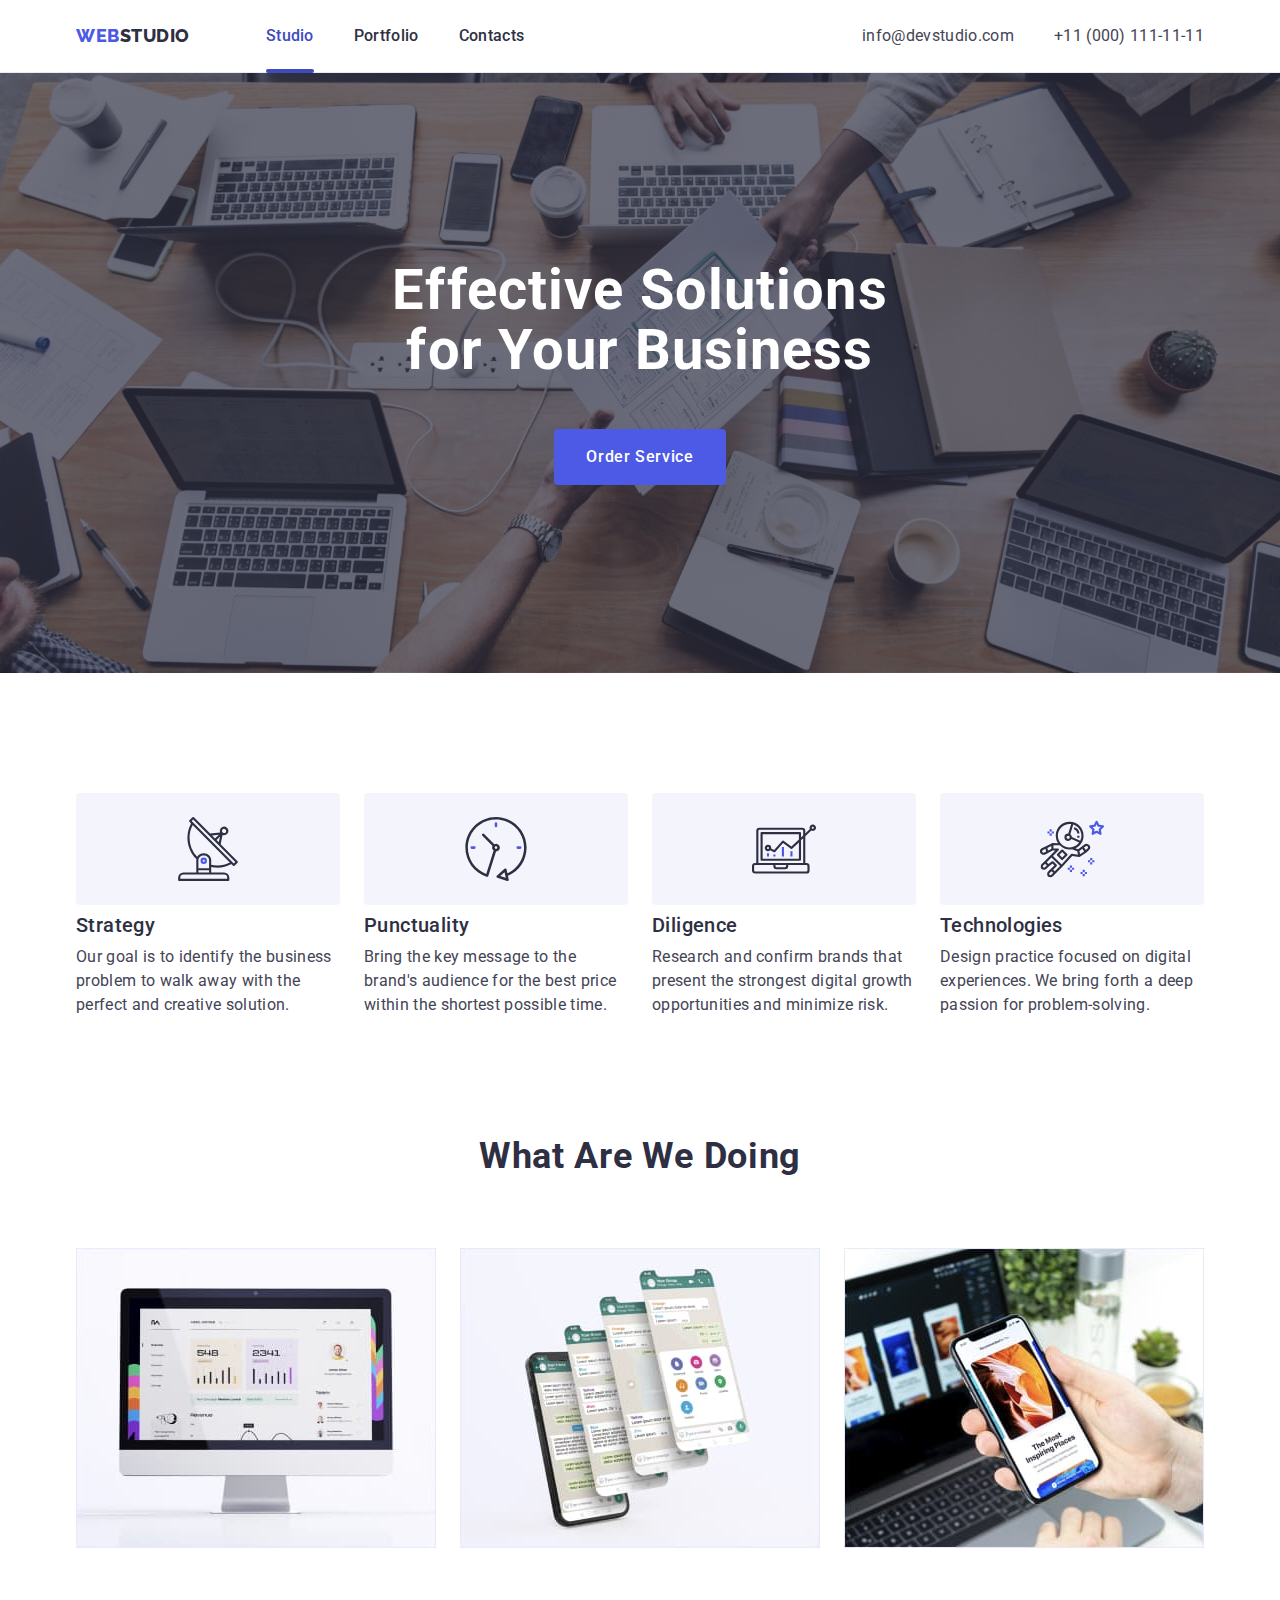
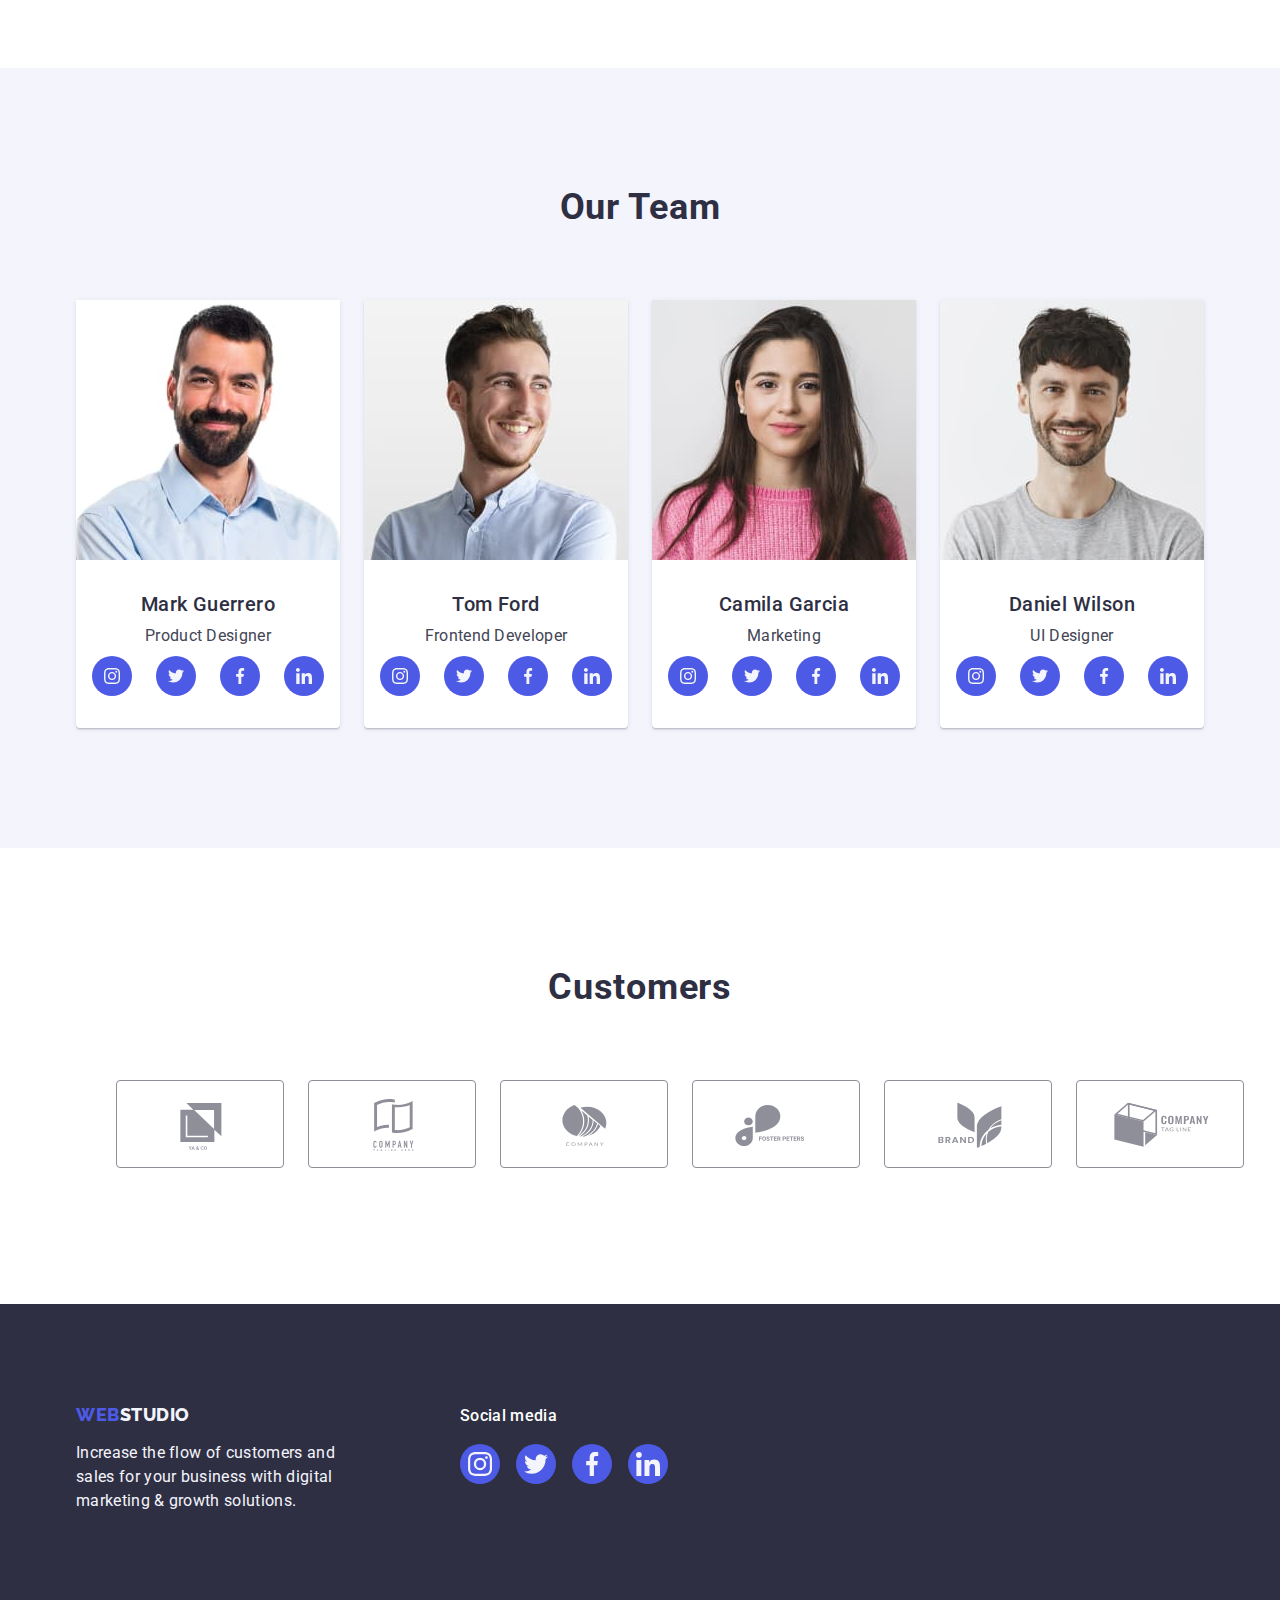
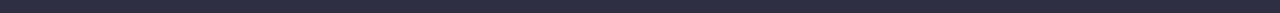
<file: index.html>
<!DOCTYPE html>
<html lang="en">
  <head>
    <meta charset="UTF-8" />
    <meta http-equiv="X-UA-Compatible" content="IE=edge" />
    <meta name="viewport" content="width=device-width, initial-scale=1.0" />
    <title>Document</title>
    <link rel="preconnect" href="https://fonts.googleapis.com" />
    <link rel="preconnect" href="https://fonts.gstatic.com" crossorigin />
    <link
      href="https://fonts.googleapis.com/css2?family=Montserrat:wght@400;700&family=Raleway:wght@800&family=Roboto:wght@400;500;700&display=swap"
      rel="stylesheet" />
    <link
      rel="stylesheet"
      href="https://cdnjs.cloudflare.com/ajax/libs/modern-normalize/1.1.0/modern-normalize.min.css" />
    <link rel="stylesheet" href="./css/styles.css" />
  </head>
  <body>
    <!-- шапка -->
    <header class="header">
      <div class="container header-nav">
        <nav class="navigation">
          <a class="link-logo link" href="./index.html"
            >Web<span class="logo-text">Studio</span></a
          >
          <ul class="menu list">
            <li class="menu-item">
              <a class="menu-link active link" href="./index.html">Studio</a>
            </li>
            <li class="menu-item">
              <a class="menu-link link" href="./portfolio.html">Portfolio</a>
            </li>
            <li class="menu-item">
              <a class="menu-link link" href="">Contacts</a>
            </li>
          </ul>
        </nav>

        <address class="contacts">
          <ul class="contacts-list list">
            <li class="contacts-item">
              <a class="contacts-link link" href="mailto:info@devstudio.com">
                info@devstudio.com</a
              >
            </li>
            <li class="contacts-item">
              <a class="contacts-link link" href="tel:+110001111111">
                +11 (000) 111-11-11</a
              >
            </li>
          </ul>
        </address>
      </div>
    </header>
    <main>
      <!-- секція 1 -->

      <section class="section-hero">
        <div class="container">
          <h1 class="caption">Effective Solutions for Your Business</h1>
          <button class="order-button" type="button" data-modal-open>
            Order Service
          </button>
        </div>
      </section>

      <!-- секція 2 -->
      <section class="section-feature">
        <div class="container">
          <h2 hidden class="subtitle">якості компанії</h2>
          <ul class="feature-list list">
            <li class="feature-item">
              <div class="feature-icon">
                <svg width="64" height="64">
                  <use href="./images/icons.svg#icon-antenna"></use>
                </svg>
              </div>

              <h3 class="suptitle">Strategy</h3>
              <p class="text">
                Our goal is to identify the business problem to walk away with
                the perfect and creative solution.
              </p>
            </li>
            <li class="feature-item">
              <div class="feature-icon">
                <svg width="64" height="64">
                  <use href="./images/icons.svg#icon-clock"></use>
                </svg>
              </div>
              <h3 class="suptitle">Punctuality</h3>
              <p class="text">
                Bring the key message to the brand's audience for the best price
                within the shortest possible time.
              </p>
            </li>
            <li class="feature-item">
              <div class="feature-icon">
                <svg width="64" height="64">
                  <use href="./images/icons.svg#icon-diagram"></use>
                </svg>
              </div>
              <h3 class="suptitle">Diligence</h3>
              <p class="text">
                Research and confirm brands that present the strongest digital
                growth opportunities and minimize risk.
              </p>
            </li>
            <li class="feature-item">
              <div class="feature-icon">
                <svg width="64" height="64">
                  <use href="./images/icons.svg#icon-astronaut"></use>
                </svg>
              </div>
              <h3 class="suptitle">Technologies</h3>
              <p class="text">
                Design practice focused on digital experiences. We bring forth a
                deep passion for problem-solving.
              </p>
            </li>
          </ul>
        </div>
      </section>

      <!-- секція 3 -->
      <section class="section-options">
        <div class="container">
          <h2 class="option-title">What are we doing</h2>
          <ul class="list option-list">
            <li class="option-item">
              <img src="./images/section3/pc.jpg" alt="notebook" width="360" />
            </li>
            <li class="option-item">
              <img
                src="./images/section3/phone.jpg"
                alt="mobileApp"
                width="360" />
            </li>
            <li class="option-item">
              <img
                src="./images/section3/smartphone.jpg"
                alt="hand"
                width="360" />
            </li>
          </ul>
        </div>
      </section>
      <!-- ceкція 4 -->
      <section class="section-team">
        <div class="container">
          <h2 class="option-title">Our Team</h2>
          <ul class="list team-list">
            <li class="team-item">
              <img src="./images/team/mark.jpg" alt="man" width="264" />

              <div class="team-name">
                <h3 class="suptitle">Mark Guerrero</h3>
                <p class="text">Product Designer</p>
                <ul class="icon-team">
                  <li class="team-item-icon list">
                    <a href="" class="icon-team-link">
                      <svg class="team-svg" width="16" height="16">
                        <use href="./images/icons.svg#icon-instagram"></use>
                      </svg>
                    </a>
                  </li>
                  <li class="team-item-icon list">
                    <a href="" class="icon-team-link">
                      <svg class="team-svg" width="16" height="16">
                        <use href="./images/icons.svg#icon-twitter"></use>
                      </svg>
                    </a>
                  </li>
                  <li class="team-item-icon list">
                    <a href="" class="icon-team-link">
                      <svg class="team-svg" width="16" height="16">
                        <use href="./images/icons.svg#icon-facebook"></use>
                      </svg>
                    </a>
                  </li>
                  <li class="team-item-icon list">
                    <a href="" class="icon-team-link">
                      <svg class="team-svg" width="16" height="16">
                        <use href="./images/icons.svg#icon-linkedin"></use>
                      </svg>
                    </a>
                  </li>
                </ul>
              </div>
            </li>
            <li class="team-item">
              <img src="./images/team/tom.jpg" alt="man" width="264" />
              <div class="team-name">
                <h3 class="suptitle">Tom Ford</h3>
                <p class="text">Frontend Developer</p>
                <ul class="icon-team">
                  <li class="team-item-icon list">
                    <a href="" class="icon-team-link">
                      <svg width="16" height="16">
                        <use href="./images/icons.svg#icon-instagram"></use>
                      </svg>
                    </a>
                  </li>
                  <li class="team-item-icon list">
                    <a href="" class="icon-team-link">
                      <svg width="16" height="16">
                        <use href="./images/icons.svg#icon-twitter"></use>
                      </svg>
                    </a>
                  </li>
                  <li class="team-item-icon list">
                    <a href="" class="icon-team-link">
                      <svg width="16" height="16">
                        <use href="./images/icons.svg#icon-facebook"></use>
                      </svg>
                    </a>
                  </li>
                  <li class="team-item-icon list">
                    <a href="" class="icon-team-link">
                      <svg width="16" height="16">
                        <use href="./images/icons.svg#icon-linkedin"></use>
                      </svg>
                    </a>
                  </li>
                </ul>
              </div>
            </li>
            <li class="team-item">
              <img src="./images/team/camila.jpg" alt="woman" width="264" />
              <div class="team-name">
                <h3 class="suptitle">Camila Garcia</h3>
                <p class="text">Marketing</p>
                <ul class="icon-team">
                  <li class="team-item-icon list">
                    <a href="" class="icon-team-link">
                      <svg width="16" height="16">
                        <use href="./images/icons.svg#icon-instagram"></use>
                      </svg>
                    </a>
                  </li>
                  <li class="team-item-icon list">
                    <a href="" class="icon-team-link">
                      <svg width="16" height="16">
                        <use href="./images/icons.svg#icon-twitter"></use>
                      </svg>
                    </a>
                  </li>
                  <li class="team-item-icon list">
                    <a href="" class="icon-team-link">
                      <svg width="16" height="16">
                        <use href="./images/icons.svg#icon-facebook"></use>
                      </svg>
                    </a>
                  </li>
                  <li class="team-item-icon list">
                    <a href="" class="icon-team-link">
                      <svg width="16" height="16">
                        <use href="./images/icons.svg#icon-linkedin"></use>
                      </svg>
                    </a>
                  </li>
                </ul>
              </div>
            </li>
            <li class="team-item">
              <img src="./images/team/daniel.jpg" alt="man" width="264" />
              <div class="team-name">
                <h3 class="suptitle">Daniel Wilson</h3>
                <p class="text">UI Designer</p>
                <ul class="icon-team">
                  <li class="team-item-icon list">
                    <a href="" class="icon-team-link">
                      <svg width="16" height="16">
                        <use href="./images/icons.svg#icon-instagram"></use>
                      </svg>
                    </a>
                  </li>
                  <li class="team-item-icon list">
                    <a href="" class="icon-team-link">
                      <svg width="16" height="16">
                        <use href="./images/icons.svg#icon-twitter"></use>
                      </svg>
                    </a>
                  </li>
                  <li class="team-item-icon list">
                    <a href="" class="icon-team-link">
                      <svg width="16" height="16">
                        <use href="./images/icons.svg#icon-facebook"></use>
                      </svg>
                    </a>
                  </li>
                  <li class="team-item-icon list">
                    <a href="" class="icon-team-link">
                      <svg width="16" height="16">
                        <use href="./images/icons.svg#icon-linkedin"></use>
                      </svg>
                    </a>
                  </li>
                </ul>
              </div>
            </li>
          </ul>
        </div>
      </section>
      <!-- section 5 costumers -->
      <section class="section-customers">
        <div class="container">
          <h2 class="option-title">Customers</h2>
          <ul class="customers-item">
            <li class="list">
              <a href="" class="customers-link">
                <svg class="icon-logo" width="104" height="56">
                  <use href="./images/icons.svg#icon-logo"></use>
                </svg>
              </a>
            </li>
            <li class="list">
              <a href="" class="customers-link">
                <svg class="icon-logo" width="104" height="56">
                  <use href="./images/icons.svg#icon-logo1"></use>
                </svg>
              </a>
            </li>
            <li class="list">
              <a href="" class="customers-link">
                <svg class="icon-logo" width="104" height="56">
                  <use href="./images/icons.svg#icon-logo2"></use>
                </svg>
              </a>
            </li>
            <li class="list">
              <a href="" class="customers-link">
                <svg class="icon-logo" width="104" height="56">
                  <use href="./images/icons.svg#icon-logo3"></use>
                </svg>
              </a>
            </li>
            <li class="list">
              <a href="" class="customers-link">
                <svg class="icon-logo" width="104" height="56">
                  <use href="./images/icons.svg#icon-logo4"></use>
                </svg>
              </a>
            </li>
            <li class="list">
              <a href="" class="customers-link">
                <svg class="icon-logo" width="104" height="56">
                  <use href="./images/icons.svg#icon-logo5"></use>
                </svg>
              </a>
            </li>
          </ul>
        </div>
      </section>
    </main>

    <!-- підвал -->
    <footer class="footer">
      <div class="container footer-container">
        <div class="footer-text-container">
          <a class="link-logo link-logo-footer link" href="./index.html"
            >Web<span class="logo-second">Studio</span>
          </a>
          <p class="text footer-text">
            Increase the flow of customers and sales for your business with
            digital marketing & growth solutions.
          </p>
        </div>

        <div>
          <p class="footer-title">Social media</p>
          <ul class="footer-icon">
            <li class="footer-list-icon list">
              <a href="" class="footer-icon-link">
                <svg class="footer-svg" width="24" height="24">
                  <use href="./images/icons.svg#icon-instagram"></use>
                </svg>
              </a>
            </li>
            <li class="footer-list-icon list">
              <a href="" class="footer-icon-link">
                <svg class="footer-svg" width="24" height="24">
                  <use href="./images/icons.svg#icon-twitter"></use>
                </svg>
              </a>
            </li>
            <li class="footer-list-icon list">
              <a href="" class="footer-icon-link">
                <svg class="footer-svg" width="24" height="24">
                  <use href="./images/icons.svg#icon-facebook"></use>
                </svg>
              </a>
            </li>
            <li class="footer-list-icon list">
              <a href="" class="footer-icon-link">
                <svg class="footer-svg" width="24" height="24">
                  <use href="./images/icons.svg#icon-linkedin"></use>
                </svg>
              </a>
            </li>
          </ul>
        </div>
      </div>
    </footer>

    <!-- modal -->
    <div class="backdrop is-hidden" data-modal>
      <div class="modal">
        <button class="modal-close-btn" type="button" data-modal-close>
          <svg class="modal-close-icon" width="8" height="8">
            <use href="./images/icons.svg#icon-close"></use>
          </svg>
        </button>
      </div>
    </div>
    <script src="./js/modal.js"></script>
  </body>
</html>
</file>
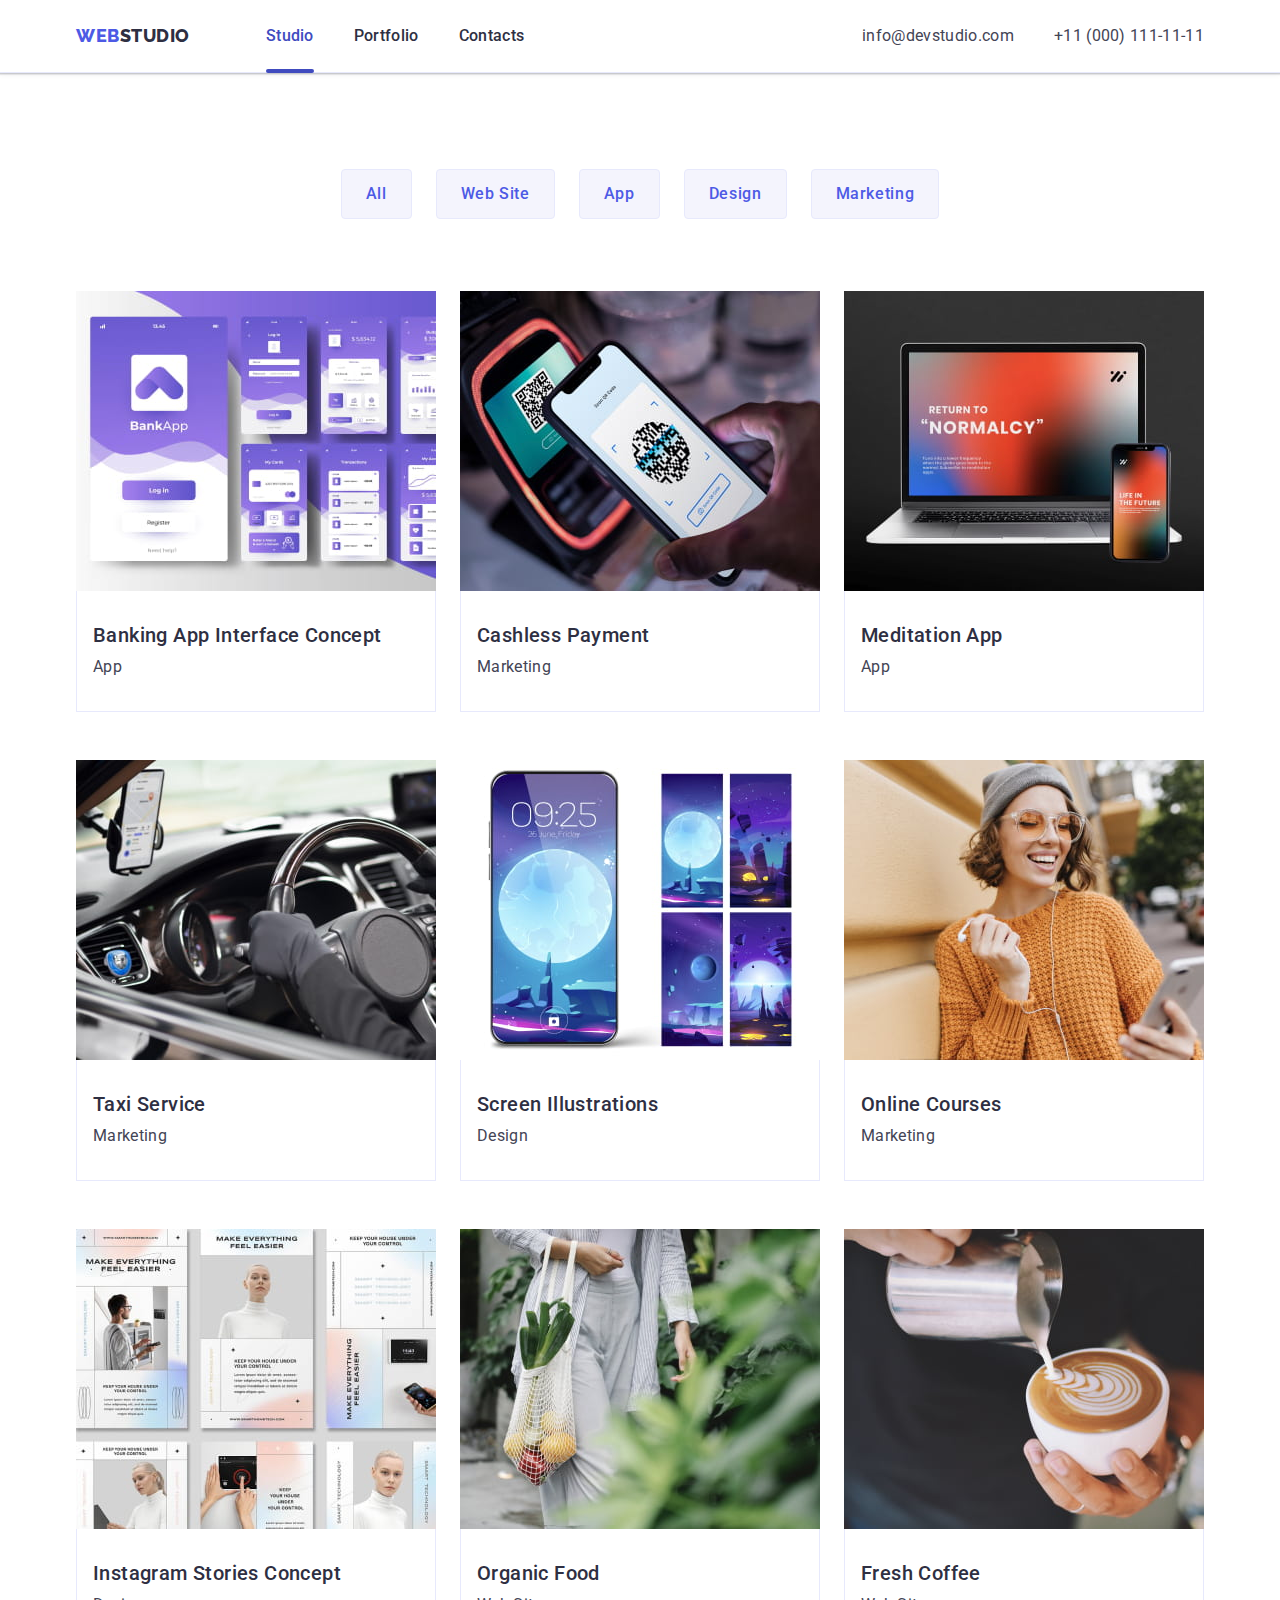
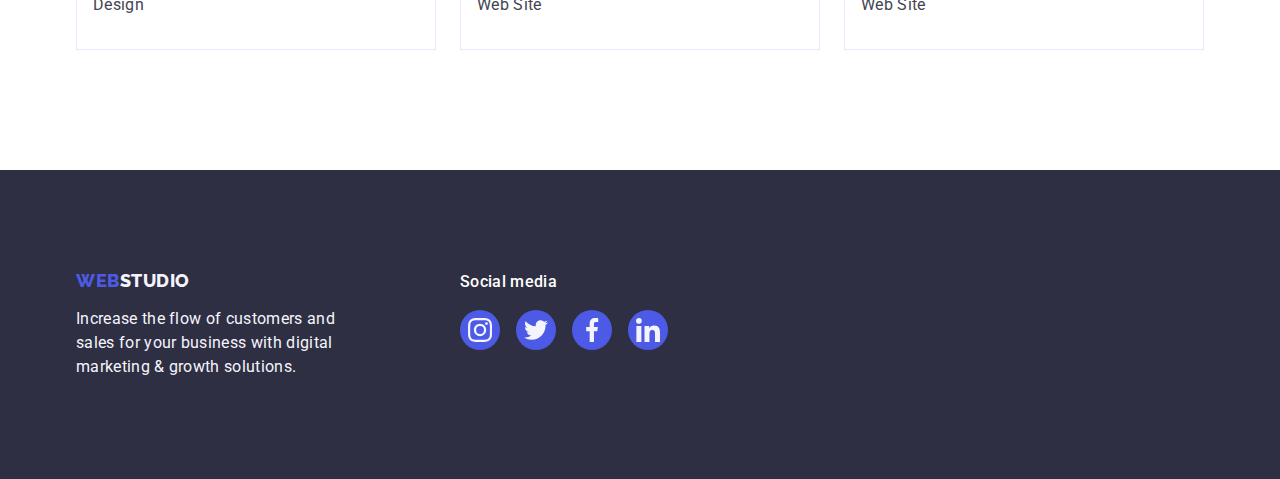
<file: portfolio.html>
<!DOCTYPE html>
<html lang="en">
  <head>
    <meta charset="UTF-8" />
    <meta http-equiv="X-UA-Compatible" content="IE=edge" />
    <meta name="viewport" content="width=device-width, initial-scale=1.0" />
    <title>Document</title>
    <link rel="preconnect" href="https://fonts.googleapis.com" />
    <link rel="preconnect" href="https://fonts.gstatic.com" crossorigin />
    <link
      href="https://fonts.googleapis.com/css2?family=Montserrat:wght@400;700&family=Raleway:wght@800&family=Roboto:wght@400;500;700&display=swap"
      rel="stylesheet" />
    <link
      rel="stylesheet"
      href="https://cdnjs.cloudflare.com/ajax/libs/modern-normalize/1.1.0/modern-normalize.min.css" />
    <link rel="stylesheet" href="./css/styles.css" />
  </head>
  <body>
    <!-- header -->

    <header class="header">
      <div class="container header-nav">
        <nav class="navigation">
          <a class="link-logo link" href="./index.html"
            >Web<span class="logo-text">Studio</span>
          </a>
          <ul class="menu list">
            <li class="menu-item">
              <a class="menu-link active link" href="./index.html">Studio</a>
            </li>
            <li class="menu-item">
              <a class="menu-link link" href="./portfolio.html">Portfolio</a>
            </li>
            <li class="menu-item">
              <a class="menu-link link" href="">Contacts</a>
            </li>
          </ul>
        </nav>
        <address class="contacts">
          <ul class="contacts-list list">
            <li class="contacts-item">
              <a class="contacts-link link" href="mailto:info@devstudio.com">
                info@devstudio.com</a
              >
            </li>
            <li>
              <a class="contacts-link link" href="tel:+110001111111">
                +11 (000) 111-11-11</a
              >
            </li>
          </ul>
        </address>
      </div>
    </header>
    <main>
      <!-- Клієнти -->
      <section class="portfolio">
        <div class="container">
          <h1 hidden>Our projects</h1>
          <ul class="portfolio-list list">
            <li class="portfolio-item">
              <button class="portfolio-btm" type="button">All</button>
            </li>
            <li class="portfolio-item">
              <button class="portfolio-btm" type="button">Web Site</button>
            </li>
            <li class="portfolio-item">
              <button class="portfolio-btm" type="button">App</button>
            </li>
            <li class="portfolio-item">
              <button class="portfolio-btm" type="button">Design</button>
            </li>
            <li class="portfolio-item">
              <button class="portfolio-btm" type="button">Marketing</button>
            </li>
          </ul>

          <ul class="list-projects list">
            <li class="list-item">
              <a class="projects-link link" href="">
                <div class="projects-thumba">
                  <img src="./images/clients/bank.jpg" alt="bankapp" />

                  <p class="overlay-text">
                    14 Stylish and User-Friendly App Design Concepts · Task
                    Manager App · Calorie Tracker App · Exotic Fruit Ecommerce
                    App · Cloud Storage App
                  </p>
                </div>
                <div class="projects-name">
                  <h2 class="suptitle">Banking App Interface Concept</h2>
                  <p class="text">App</p>
                </div>
              </a>
            </li>

            <li class="list-item">
              <a class="projects-link link" href="">
                <div class="projects-thumba">
                  <img src="./images/clients/cashlesspayment.jpg" alt="phone" />

                  <p class="overlay-text">
                    14 Stylish and User-Friendly App Design Concepts · Task
                    Manager App · Calorie Tracker App · Exotic Fruit Ecommerce
                    App · Cloud Storage App
                  </p>
                </div>
                <div class="projects-name">
                  <h2 class="suptitle">Cashless Payment</h2>
                  <p class="text">Marketing</p>
                </div>
              </a>
            </li>
            <li class="list-item">
              <a class="projects-link link" href="">
                <div class="projects-thumba">
                  <img src="./images/clients/meditationapp.jpg" alt="laptop" />

                  <p class="overlay-text">
                    14 Stylish and User-Friendly App Design Concepts · Task
                    Manager App · Calorie Tracker App · Exotic Fruit Ecommerce
                    App · Cloud Storage App
                  </p>
                </div>
                <div class="projects-name">
                  <h2 class="suptitle">Meditation App</h2>
                  <p class="text">App</p>
                </div>
              </a>
            </li>
            <li class="list-item">
              <a class="projects-link link" href="">
                <div class="projects-thumba">
                  <img
                    src="./images/clients/taxiservise.jpg"
                    alt="driver in car" />

                  <p class="overlay-text">
                    14 Stylish and User-Friendly App Design Concepts · Task
                    Manager App · Calorie Tracker App · Exotic Fruit Ecommerce
                    App · Cloud Storage App
                  </p>
                </div>
                <div class="projects-name">
                  <h2 class="suptitle">Taxi Service</h2>
                  <p class="text">Marketing</p>
                </div>
              </a>
            </li>
            <li class="list-item">
              <a class="projects-link link" href="">
                <div class="projects-thumba">
                  <img
                    src="./images/clients/screenillustration.jpg"
                    alt="smartphone" />

                  <p class="overlay-text">
                    14 Stylish and User-Friendly App Design Concepts · Task
                    Manager App · Calorie Tracker App · Exotic Fruit Ecommerce
                    App · Cloud Storage App
                  </p>
                </div>
                <div class="projects-name">
                  <h2 class="suptitle">Screen Illustrations</h2>
                  <p class="text">Design</p>
                </div>
              </a>
            </li>
            <li class="list-item">
              <a class="projects-link link" href="">
                <div class="projects-thumba">
                  <img
                    src="./images/clients/onlinecourses.jpg"
                    alt="girl with phone" />

                  <p class="overlay-text">
                    14 Stylish and User-Friendly App Design Concepts · Task
                    Manager App · Calorie Tracker App · Exotic Fruit Ecommerce
                    App · Cloud Storage App
                  </p>
                </div>
                <div class="projects-name">
                  <h2 class="suptitle">Online Courses</h2>
                  <p class="text">Marketing</p>
                </div>
              </a>
            </li>

            <li class="list-item">
              <a class="projects-link link" href="">
                <div class="projects-thumba">
                  <img
                    src="./images/clients/instastories.jpg"
                    alt="instagram" />

                  <p class="overlay-text">
                    14 Stylish and User-Friendly App Design Concepts · Task
                    Manager App · Calorie Tracker App · Exotic Fruit Ecommerce
                    App · Cloud Storage App
                  </p>
                </div>
                <div class="projects-name">
                  <h2 class="suptitle">Instagram Stories Concept</h2>
                  <p class="text">Design</p>
                </div>
              </a>
            </li>
            <li class="list-item">
              <a class="projects-link link" href="">
                <div class="projects-thumba">
                  <img src="./images/clients/organicfood.jpg" alt="fruits" />

                  <p class="overlay-text">
                    14 Stylish and User-Friendly App Design Concepts · Task
                    Manager App · Calorie Tracker App · Exotic Fruit Ecommerce
                    App · Cloud Storage App
                  </p>
                </div>
                <div class="projects-name">
                  <h2 class="suptitle">Organic Food</h2>
                  <p class="text">Web Site</p>
                </div>
              </a>
            </li>
            <li class="list-item">
              <a class="projects-link link" href="">
                <div class="projects-thumba">
                  <img
                    src="./images/clients/freschcoffe.jpg"
                    alt="coffe with milk" />

                  <p class="overlay-text">
                    14 Stylish and User-Friendly App Design Concepts · Task
                    Manager App · Calorie Tracker App · Exotic Fruit Ecommerce
                    App · Cloud Storage App
                  </p>
                </div>
                <div class="projects-name">
                  <h2 class="suptitle">Fresh Coffee</h2>
                  <p class="text">Web Site</p>
                </div>
              </a>
            </li>
          </ul>
        </div>
      </section>
    </main>

    <footer class="footer">
      <div class="container footer-container">
        <div class="footer-text-container">
          <a class="link-logo link-logo-footer link" href="./index.html"
            >Web<span class="logo-second">Studio</span>
          </a>
          <p class="text footer-text">
            Increase the flow of customers and sales for your business with
            digital marketing & growth solutions.
          </p>
        </div>

        <div>
          <p class="footer-title">Social media</p>
          <ul class="footer-icon">
            <li class="footer-list-icon list">
              <a href="" class="footer-icon-link">
                <svg class="footer-svg" width="24" height="24">
                  <use href="./images/icons.svg#icon-instagram"></use>
                </svg>
              </a>
            </li>
            <li class="footer-list-icon list">
              <a href="" class="footer-icon-link">
                <svg class="footer-svg" width="24" height="24">
                  <use href="./images/icons.svg#icon-twitter"></use>
                </svg>
              </a>
            </li>
            <li class="footer-list-icon list">
              <a href="" class="footer-icon-link">
                <svg class="footer-svg" width="24" height="24">
                  <use href="./images/icons.svg#icon-facebook"></use>
                </svg>
              </a>
            </li>
            <li class="footer-list-icon list">
              <a href="" class="footer-icon-link">
                <svg class="footer-svg" width="24" height="24">
                  <use href="./images/icons.svg#icon-linkedin"></use>
                </svg>
              </a>
            </li>
          </ul>
        </div>
      </div>
    </footer>
  </body>
</html>
</file>
<file: css/styles.css>
:root {
  --primary-color: #434455;
  --title-color: #2e2f42;
  --accent-color: #4d5ae5;
  --background-hover-btn: #404bbf;
  --text-footer: #f4f4fd;
  --header-color: #ffffff;
  --border-color: #e7e9fc;
  --light-slate: #8e8f99;
}

body {
  font-family: "Roboto", sans-serif;
  color: var(--primary-color);
  background-color: var(--header-color);
}
.list {
  padding: 0;
  margin: 0;
  list-style: none;
}
.link {
  text-decoration: none;
}
img {
  display: block;
}
.suptitle {
  padding: 0;
  margin: 0 0 8px 0;
  font-weight: 500;
  font-size: 20px;
  line-height: 1.2;
  letter-spacing: 0.02em;
  color: var(--title-color);
}
.text {
  padding: 0;
  margin: 0;
  font-size: 16px;
  line-height: 1.5;
  letter-spacing: 0.02em;
  color: var(--primary-color);
}

.container {
  margin-left: auto;
  margin-right: auto;
  padding: 0 15px;
  width: 1158px;
}
/* header */
.header {
  border-bottom: 1px solid var(--border-color);
  box-shadow: 0px 2px 1px rgba(46, 47, 66, 0.08),
    0px 1px 1px rgba(46, 47, 66, 0.16), 0px 1px 6px rgba(46, 47, 66, 0.08);
}
.header-nav {
  display: flex;
  align-items: center;
}

.link-logo {
  margin-right: 76px;

  font-family: "Raleway", sans-serif;
  font-weight: 800;
  font-size: 18px;
  line-height: 1.17;
  letter-spacing: 0.03em;
  text-transform: uppercase;

  color: var(--accent-color);
}

.logo-text {
  color: var(--title-color);
}
.menu {
  display: flex;
  gap: 40px;
}
.menu-link {
  position: relative;
  display: block;
  padding-bottom: 24px;
  padding-top: 24px;
  font-weight: 500;
  font-size: 16px;
  line-height: 1.5;
  letter-spacing: 0.02em;
  color: var(--title-color);
  transition: color 250ms cubic-bezier(0.4, 0, 0.2, 1);
}
.menu-link::after {
  position: absolute;
  content: "";
  bottom: -1px;
  left: 0;
  display: block;
  width: 100%;
  height: 4px;
  border-radius: 2px;
}
.menu-link.active::after {
  background-color: var(--background-hover-btn);
}
.menu-link.active {
  color: var(--background-hover-btn);
}
.menu-link:hover,
.menu-link:focus {
  color: var(--background-hover-btn);
}
.navigation {
  display: flex;
  align-items: center;
}
.contacts {
  margin-left: auto;
}
.contacts-list {
  display: flex;
  gap: 40px;
}
.contacts-link {
  font-style: normal;
  font-weight: 400;
  font-size: 16px;
  line-height: 1.5;
  letter-spacing: 0.02em;
  color: var(--primary-color);
  transition: color 250ms cubic-bezier(0.4, 0, 0.2, 1);
}
.contacts-link:hover,
.contacts-link:focus {
  color: var(--background-hover-btn);
}
/* section 1  */
.section-hero {
  max-width: 1440px;
  margin-left: auto;
  margin-right: auto;
  padding: 188px 0;
  text-align: center;
  background-color: var(--title-color);
  background-image: linear-gradient(
      rgba(46, 47, 66, 0.7),
      rgba(46, 47, 66, 0.7)
    ),
    url(../images/people-office.jpg);
  background-repeat: no-repeat;
  background-position: center;
  background-size: cover;
}

.caption {
  margin-left: auto;
  margin-right: auto;
  margin-top: 0;
  margin-bottom: 48px;

  max-width: 496px;
  font-weight: 700;
  font-size: 56px;
  line-height: 1.07;
  text-align: center;
  letter-spacing: 0.02em;
  color: var(--header-color);
}
.order-button {
  display: block;
  margin-left: auto;
  margin-right: auto;
  padding: 16px 32px;
  min-width: 169px;
  height: 56px;
  border-radius: 4px;
  border: none;

  font-weight: 500;
  font-size: 16px;
  line-height: 1.5;

  letter-spacing: 0.04em;
  cursor: pointer;
  color: var(--header-color);
  background-color: var(--accent-color);
  transition: background-color 250ms cubic-bezier(0.4, 0, 0.2, 1);
}
.order-button:hover,
.order-button:focus {
  color: var(--header-color);
  background-color: var(--background-hover-btn);
}

/* section 2 */
.section-feature {
  padding-top: 120px;
  padding-bottom: 120px;
}
.feature-list {
  display: flex;
  gap: 24px;
}
.feature-item {
  width: calc((100% - 72px) / 4);
}
.feature-icon {
  display: flex;
  justify-content: center;
  align-items: center;
  width: 100%;
  height: 112px;
  background-color: var(--text-footer);
  border-radius: 4px;
  margin-bottom: 8px;
}

/* section 3 */
.section-options {
  padding-bottom: 120px;
}
.option-title {
  padding: 0;
  margin-top: 0;
  margin-bottom: 72px;

  font-size: 36px;
  line-height: 1.1;
  letter-spacing: 0.02em;
  text-align: center;
  text-transform: capitalize;
  color: var(--title-color);
}
.option-list {
  display: flex;
  gap: 24px;
}
.option-item {
  width: calc((100%-48px) / 3);
}
/* section 4 our team */
.section-team {
  padding: 120px 0;
  background-color: var(--text-footer);
}
.team-list {
  display: flex;
  gap: 24px;
}
.team-item {
  width: calc((100%-72px) / 4);
  border-radius: 0px 0px 4px 4px;
  background-color: var(--header-color);
  box-shadow: 0px 1px 6px rgba(46, 47, 66, 0.08),
    0px 1px 1px rgba(46, 47, 66, 0.16), 0px 2px 1px rgba(46, 47, 66, 0.08);
}
.team-name {
  padding: 32px 0;
  text-align: center;
}
.icon-team {
  display: flex;
  justify-content: center;
  gap: 24px;
  margin-top: 8px;
  padding: 0;
}
.team-item-icon {
  width: 40px;
  height: 40px;
}
.icon-team-link {
  display: flex;
  align-items: center;
  justify-content: center;
  width: 100%;
  height: 100%;
  background-color: var(--accent-color);
  border-radius: 50%;
  transition: background-color 250ms cubic-bezier(0.4, 0, 0.2, 1);
}
.icon-team-link:hover,
.icon-team-link:focus {
  background-color: var(--background-hover-btn);
}
.team-svg {
  fill: var(--text-footer);
}
/* section5 costumers */
.section-customers {
  padding-top: 120px;
  padding-bottom: 120px;
}
.customers-item {
  display: flex;
  gap: 24px;
}
.customers-link {
  display: flex;
  justify-content: center;
  align-items: center;
  width: 168px;
  height: 88px;
  border: 1px solid var(--light-slate);
  border-radius: 4px;
  color: var(--light-slate);
  transition: border-color 250ms cubic-bezier(0.4, 0, 0.2, 1),
    color 250ms cubic-bezier(0.4, 0, 0.2, 1);
}
.customers-link:hover,
.customers-link:focus {
  color: var(--background-hover-btn);
  border-color: var(--background-hover-btn);
}
.icon-logo {
  fill: currentColor;
}

/* footer */
.footer {
  padding: 100px 0;
  background-color: var(--title-color);
}
.footer-container {
  display: flex;
  align-items: baseline;
}

.link-logo-footer {
  display: inline-block;
  margin: 0;
  margin-bottom: 16px;
}
.footer-text-container {
  margin-right: 120px;
}
.footer-text {
  width: 264px;
  color: var(--text-footer);
}
.logo-second {
  color: var(--text-footer);
}

.footer-icon {
  display: flex;
  gap: 16px;
  padding: 0;
}
.footer-list-icon {
  width: 40px;
  height: 40px;
}
.footer-icon-link {
  display: flex;
  align-items: center;
  justify-content: center;
  width: 100%;
  height: 100%;
  background-color: var(--accent-color);
  border-radius: 50%;
  transition: background-color 250ms cubic-bezier(0.4, 0, 0.2, 1);
}
.footer-icon-link:hover,
.footer-icon-link:focus {
  background-color: #31d0aa;
}
.footer-svg {
  fill: var(--text-footer);
}
.footer-title {
  margin: 0;
  margin-bottom: 16px;
  font-weight: 500;
  font-size: 16px;
  line-height: 1.5;
  letter-spacing: 0.02em;
  color: var(--header-color);
}
/* portfolio */
.portfolio {
  padding: 96px 0 120px;
}
.portfolio-list {
  display: flex;
  justify-content: center;
  gap: 24px;
  margin-bottom: 72px;
}

.portfolio-btm {
  font-family: "Roboto", sans-serif;
  font-weight: 500;
  font-size: 16px;
  line-height: 1.5;
  border: 1px solid var(--border-color);

  border-radius: 4px;
  padding: 12px 24px;

  display: flex;
  align-items: center;
  text-align: center;
  letter-spacing: 0.04em;
  cursor: pointer;
  color: var(--accent-color);
  background-color: var(--text-footer);
  transition: color 250ms cubic-bezier(0.4, 0, 0.2, 1),
    border-color 250ms cubic-bezier(0.4, 0, 0.2, 1),
    background-color 250ms cubic-bezier(0.4, 0, 0.2, 1),
    box-shadow 250ms cubic-bezier(0.4, 0, 0.2, 1);
}

.portfolio-btm:hover,
.portfolio-btm:focus {
  border: 1px solid transparent;
  color: var(--header-color);
  background-color: var(--background-hover-btn);
  box-shadow: 0px 3px 1px rgba(0, 0, 0, 0.1), 0px 2px 1px rgba(0, 0, 0, 0.08),
    0px 2px 2px rgba(0, 0, 0, 0.12);
}

.projects-name {
  padding: 32px 16px;
  border: 1px solid var(--border-color);
  border-top: none;
}
.projects-link {
  display: block;
  transition: box-shadow 250ms cubic-bezier(0.4, 0, 0.2, 1);
}
.projects-link:hover,
.projects-link:focus {
  box-shadow: 0px 1px 6px rgba(46, 47, 66, 0.08),
    0px 1px 1px rgba(46, 47, 66, 0.16), 0px 2px 1px rgba(46, 47, 66, 0.08);
}
.list-projects {
  display: flex;
  flex-wrap: wrap;
}
.list-item {
  width: calc((100% - 48px) / 3);
  margin-right: 24px;
  margin-bottom: 48px;
}
.list-item:nth-child(3n) {
  margin-right: 0;
}
.list-item:nth-last-child(-n + 3) {
  margin-bottom: 0;
}

/* overlay */
.projects-thumba {
  position: relative;
  overflow: hidden;
}

.overlay-text {
  position: absolute;
  top: 0;
  left: 0;
  width: 100%;
  height: 100%;
  transform: translateY(100%);
  transition: transform 250ms cubic-bezier(0.4, 0, 0.2, 1);
  padding: 40px 32px;
  margin: 0;
  font-size: 16px;
  letter-spacing: 0.02em;
  line-height: 1.5;
  color: var(--text-footer);
  background-color: var(--accent-color);
}

.projects-link:hover .overlay-text,
.projects-link:focus .overlay-text {
  transform: translateY(0%);
}
/* modal */
.backdrop {
  position: fixed;
  top: 0;
  left: 0;
  width: 100%;
  height: 100%;
  background-color: rgba(46, 47, 66, 0.4);
  transition: opacity 250ms cubic-bezier(0.4, 0, 0.2, 1),
    visibility 250ms cubic-bezier(0.4, 0, 0.2, 1);
}
.modal {
  position: absolute;
  top: 50%;
  left: 50%;
  transform: translate(-50%, -50%) scale(1);

  transition: transform 250ms cubic-bezier(0.4, 0, 0.2, 1);
  width: 408px;
  min-height: 576px;

  background-color: #fcfcfc;
  box-shadow: 0px 1px 1px rgba(0, 0, 0, 0.14), 0px 1px 3px rgba(0, 0, 0, 0.12),
    0px 2px 1px rgba(0, 0, 0, 0.2);
  border-radius: 4px;
}
.backdrop.is-hidden .modal {
  transform: translate(-50%, -75%);
  opacity: 0;
}
.modal-close-btn {
  position: absolute;
  top: 24px;
  right: 24px;
  cursor: pointer;
  display: flex;
  justify-content: center;
  align-items: center;
  padding: 0;
  width: 24px;
  height: 24px;
  border-radius: 50%;
  background-color: var(--border-color);
  border: 1px solid rgba(0, 0, 0, 0.1);
  transition: background-color 250ms cubic-bezier(0.4, 0, 0.2, 1),
    border 250ms cubic-bezier(0.4, 0, 0.2, 1);
}
.modal-close-btn:hover,
.modal-close-btn:focus {
  background-color: var(--background-hover-btn);
  fill: #ffffff;
  border: none;
}
.modal-close-icon {
  transition: fill 250ms cubic-bezier(0.4, 0, 0.2, 1);
}

.is-hidden {
  opacity: 0;
  pointer-events: none;
  visibility: hidden;
}
</file>
